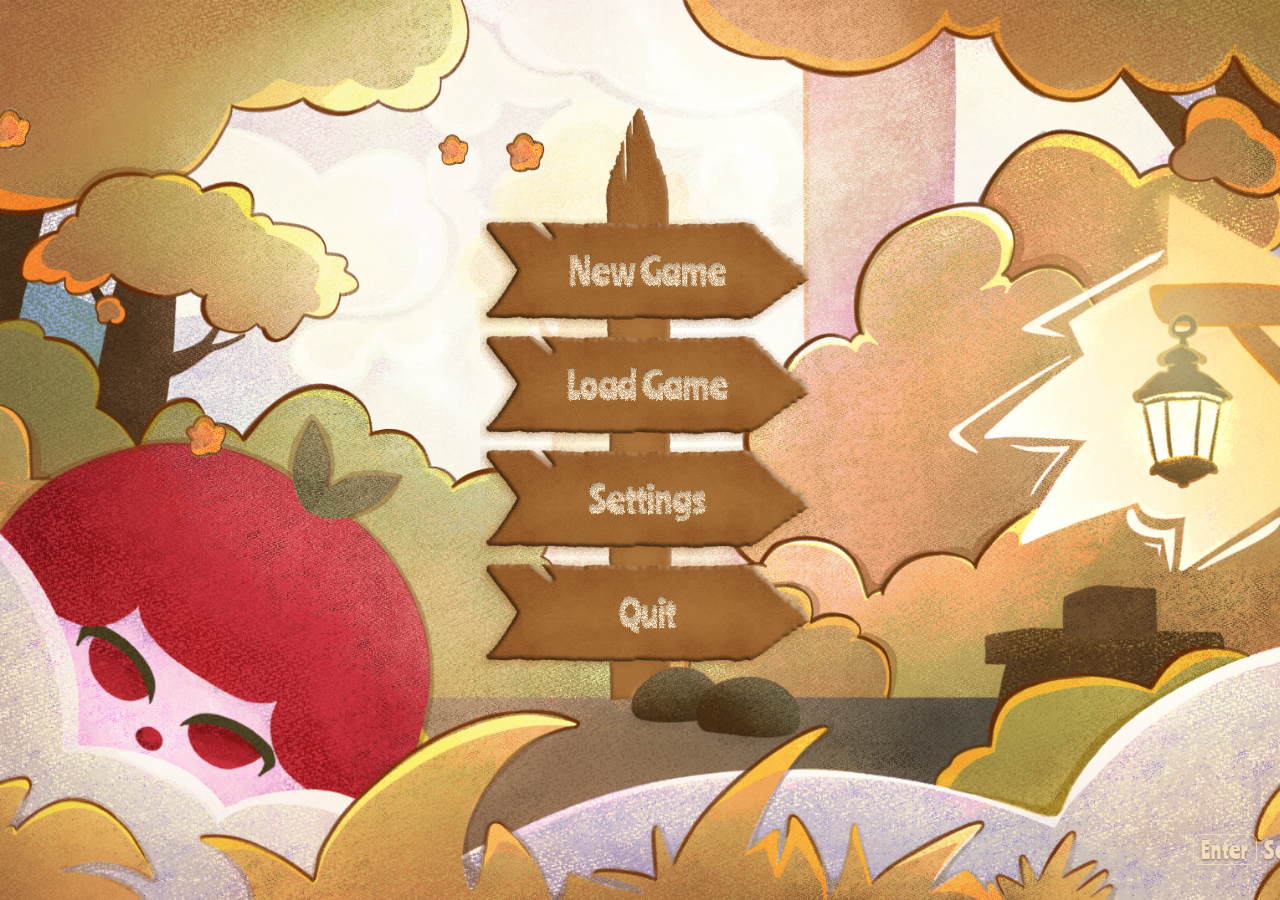
<file: elma-kiz/index.html>
<!doctype html>
<html lang="tr">
<head>
<meta charset="utf-8">
<meta name="viewport" content="width=device-width, initial-scale=1">
<meta name="robots" content="noindex, nofollow">
<title>Lanternkeeper açılış menüsü</title>
<link rel="preconnect" href="https://fonts.googleapis.com">
<link rel="stylesheet" href="https://fonts.googleapis.com/css2?family=Ranchers&display=swap">
<style>
  /* Entegrasyon: .lk-sahne bloğunu, bu stil içeriğini ve alttaki betiği
     sitenin sayfasına taşımak yeter. Görsel yolları (sahne.webp, yaprak.png)
     kendi klasörüne göre düzelt. Ayarlar betiğin başındaki AYAR nesnesinde. */
  html, body { margin: 0; height: 100%; background: #2a1d14; }
  /* Tek başına açıldığında sahne ekranı kaplar: oran korunur, taşan kenar kırpılır.
     Siteye gömerken bu body kuralını ve width satırını kendi kutuna göre değiştir
     (örn. width: 100%); içerideki her şey sahneye göre yüzdeyle durur. */
  body { overflow: hidden; display: flex; justify-content: center; align-items: center; }

  .lk-sahne {
    position: relative;
    width: max(100vw, calc(100vh * 2000 / 1120));   /* "cover" */
    aspect-ratio: 2000 / 1120;   /* resmin oranı */
    flex: none;
    overflow: hidden;
    background: url("sahne.webp") center / cover no-repeat;
    user-select: none;
    container-type: inline-size;   /* 1cqw = sahnenin 1/100'ü = 20 sahne pikseli */
  }

  /* Tabela. Konumlar hedef görüntüden ölçüldü (2000x1120 sahne):
     direk 956,132 87x751; plakalar x=802 y=266/408/550/692, 416x142. */
  .lk-direk {
    position: absolute;
    left: 47.8%; top: 11.79%;
    width: 4.35%;
    height: auto;
    pointer-events: none;
  }
  .lk-menu {
    position: absolute;
    left: 40.1%; top: 23.75%;
    width: 20.8%;
    margin: 0; padding: 0; list-style: none;
  }
  .lk-btn {
    display: flex;
    align-items: center;
    justify-content: center;
    width: 100%;
    height: 7.1cqw;                 /* 142 / 20 */
    margin: 0; padding: 0;
    border: 0;
    background: url("plaka.png") center / 100% 100% no-repeat;
    cursor: pointer;
    outline: none;
  }
  /* Yazı Figma ölçeğinde (Ranchers 93.54) çizilir, sonra --k ile küçültülür;
     böylece label.svg'deki iç gölge + doku + noise filtresi aynı ölçekte kalır.
     --k = sahne genişliği / 4096 (betik ayarlar). */
  .lk-btn span {
    display: block;
    white-space: nowrap;
    font-family: "Ranchers", "Arial Rounded MT Bold", sans-serif;
    font-size: 93.54px;
    line-height: 1;
    color: #F7E2C1;
    transform: scale(var(--k, 0.2));
    transform-origin: 50% 50%;
    filter: url(#lk-yazi);
    -webkit-font-smoothing: antialiased;
    pointer-events: none;
  }
  .lk-btn:hover,
  .lk-btn:focus-visible { background-image: url("plaka-hover.png"); }
  .lk-btn:active {
    background-image: url("plaka-basili.png");
    transform: translateY(0.1cqw);
  }

  /* 1. Açılış: plakalar üstten gelip direğe çakılır (direk plakanın %37'sinde) */
  .lk-menu li {
    transform-origin: 37% 50%;
    animation: lk-gelis 0.7s cubic-bezier(.3,.9,.35,1) both;
  }
  .lk-menu li:nth-child(1) { animation-delay: 0.25s; }
  .lk-menu li:nth-child(2) { animation-delay: 0.40s; }
  .lk-menu li:nth-child(3) { animation-delay: 0.55s; }
  .lk-menu li:nth-child(4) { animation-delay: 0.70s; }
  @keyframes lk-gelis {
    0%   { opacity: 0; transform: translateY(-70%) rotate(-4deg); }
    55%  { opacity: 1; transform: translateY(4%)  rotate(1.8deg); }
    78%  {             transform: translateY(-1.5%) rotate(-0.8deg); }
    100% {             transform: translateY(0)    rotate(0); }
  }

  /* 2. Fener: resmin üstüne yumuşak sıcak ışık katmanı, 4.5 sn'de bir nefes */
  .lk-fener {
    position: absolute;
    left: 66%; top: 12%;
    width: 30%; aspect-ratio: 1 / 1;
    border-radius: 50%;
    background: radial-gradient(circle,
      rgba(255,222,150,0.60) 0%,
      rgba(255,196,120,0.28) 32%,
      rgba(255,180,110,0.00) 68%);
    mix-blend-mode: screen;
    animation: lk-nefes 4.5s ease-in-out infinite alternate;
    pointer-events: none;
  }
  @keyframes lk-nefes { from { opacity: 0.35; } to { opacity: 1; } }

  /* 5. Köşeler: sol altta sürüm, sağ altta tuş istemi */
  .lk-kose {
    position: absolute;
    z-index: 1;                 /* ön plan çalılarının üstünde */
    bottom: 2.2cqw;
    font-family: "Ranchers", sans-serif;
    font-size: 1.35cqw;
    line-height: 1;
    color: #F7E2C1;
    opacity: 0.85;
    text-shadow: 0 0.08cqw 0.15cqw rgba(60,35,10,0.6);
    letter-spacing: 0.03em;
    pointer-events: none;
  }
  .lk-kose-sol { left: 2.2cqw; }
  .lk-kose-sag { right: 2.2cqw; display: flex; gap: 1.4cqw; align-items: center; }
  .lk-kose kbd {
    display: inline-block;
    font: inherit;
    min-width: 1.3cqw;
    padding: 0.25cqw 0.45cqw 0.2cqw;
    margin-right: 0.45cqw;
    border: 0.1cqw solid rgba(247,226,193,0.85);
    border-radius: 0.45cqw;
    text-align: center;
  }
  .lk-kose kbd.yuvarlak { border-radius: 50%; min-width: 1.6cqw; }

  /* Yaprak katmanları: Quit plakasının alt çizgisine (834/1120 = %74.46) kadar
     tabelanın ARKASINDAN, onun altında (direğin alt ucu, taşlar) ÖNÜNDEN geçer.
     Her yaprak iki katmanda da çizilir, katmanlar o çizgiden kırpılır. */
  .lk-yaprak-arka, .lk-yaprak-on {
    position: absolute;
    inset: 0;
    pointer-events: none;
  }
  .lk-yaprak-arka { clip-path: inset(0 0 25.54% 0); }
  .lk-yaprak-on   { clip-path: inset(74.46% 0 0 0); }

  /* Ön plan çalıları: her şeyin üstünde, yapraklar altından geçer */
  .lk-on-cali {
    position: absolute;
    left: 0.000%; top: 55.405%; width: 100.000%;
    height: auto;
    pointer-events: none;
  }

  .lk-yaprak {
    position: absolute;
    top: 0; left: 0;
    transform-origin: 0 0;
    will-change: transform;
    pointer-events: none;
  }

  @media (prefers-reduced-motion: reduce) {
    .lk-yaprak { display: none; }
    .lk-menu li, .lk-fener { animation: none; }
  }
</style>
</head>
<body>


<!-- Yazı filtresi: Figma'dan gelen label.svg'nin filtresi (iç gölge, doku, noise) -->
<svg width="0" height="0" style="position:absolute" aria-hidden="true">
  <filter id="lk-yazi" x="-15%" y="-15%" width="130%" height="130%" color-interpolation-filters="sRGB">
    <feFlood flood-opacity="0" result="BackgroundImageFix"/>
    <feBlend mode="normal" in="SourceGraphic" in2="BackgroundImageFix" result="shape"/>
    <feColorMatrix in="SourceAlpha" type="matrix" values="0 0 0 0 0 0 0 0 0 0 0 0 0 0 0 0 0 0 127 0" result="hardAlpha"/>
    <feOffset dx="2" dy="7"/>
    <feGaussianBlur stdDeviation="2.25"/>
    <feComposite in2="hardAlpha" operator="arithmetic" k2="-1" k3="1"/>
    <feColorMatrix type="matrix" values="0 0 0 0 0 0 0 0 0 0 0 0 0 0 0 0 0 0 0.3 0"/>
    <feBlend mode="multiply" in2="shape" result="effect1_innerShadow"/>
    <feTurbulence type="fractalNoise" baseFrequency="0.25 0.25" numOctaves="3" seed="6603"/>
    <feDisplacementMap in="effect1_innerShadow" scale="9.2" xChannelSelector="R" yChannelSelector="G" result="displacedImage"/>
    <feMerge result="effect2_texture"><feMergeNode in="displacedImage"/></feMerge>
    <feTurbulence type="fractalNoise" baseFrequency="2 2" stitchTiles="stitch" numOctaves="3" result="noise" seed="8348"/>
    <feColorMatrix in="noise" type="luminanceToAlpha" result="alphaNoise"/>
    <feComponentTransfer in="alphaNoise" result="coloredNoise1">
      <feFuncA type="discrete" tableValues="1 1 1 1 1 1 1 1 1 1 1 1 1 1 1 1 1 1 1 1 1 1 1 1 1 1 1 1 1 1 1 1 1 1 1 1 1 1 1 1 1 1 1 1 1 1 1 1 1 1 1 0 0 0 0 0 0 0 0 0 0 0 0 0 0 0 0 0 0 0 0 0 0 0 0 0 0 0 0 0 0 0 0 0 0 0 0 0 0 0 0 0 0 0 0 0 0 0 0 0"/>
    </feComponentTransfer>
    <feComposite operator="in" in2="effect2_texture" in="coloredNoise1" result="noise1Clipped"/>
    <feFlood flood-color="#C7AA87" result="color1Flood"/>
    <feComposite operator="in" in2="noise1Clipped" in="color1Flood" result="color1"/>
    <feMerge><feMergeNode in="effect2_texture"/><feMergeNode in="color1"/></feMerge>
  </filter>
</svg>

<div class="lk-sahne" id="lk-sahne">
  <div class="lk-yaprak-arka" id="lk-yaprak-arka"></div>
  <div class="lk-fener"></div>
  <img class="lk-direk" src="direk.png" alt="">
  <ul class="lk-menu" id="lk-menu">
    <li><button class="lk-btn" type="button"><span>New Game</span></button></li>
    <li><button class="lk-btn" type="button"><span>Load Game</span></button></li>
    <li><button class="lk-btn" type="button"><span>Settings</span></button></li>
    <li><button class="lk-btn" type="button"><span>Quit</span></button></li>
  </ul>
  <div class="lk-kose lk-kose-sol">v0.1</div>
  <div class="lk-kose lk-kose-sag" id="lk-tus">
    <span><kbd id="lk-tus-sec">Enter</kbd>Seç</span>
    <span><kbd id="lk-tus-geri">Esc</kbd>Geri</span>
  </div>
  <div class="lk-yaprak-on" id="lk-yaprak-on"></div>
  <img class="lk-on-cali" src="on-cali.webp" alt="">
</div>

<script>
(function () {
  var AYAR = {
    adet: 6,             // ekrandaki yaprak sayısı
    kaynak: "yaprak.png",
    boyMin: 0.3,         // yaprak ölçeği (1 = 130px orijinal, sahne 2000px genişken)
    boyMax: 0.55,
    yatayMin: 45,        // sağdan sola kayma hızı, px/sn (sahne 2000px genişken)
    yatayMax: 80,
    dusmeMin: 12,        // aşağı inme hızı, px/sn
    dusmeMax: 25,
    dalga: 14            // yukarı aşağı hafif dalgalanma, px
  };

  var sahne = document.getElementById("lk-sahne");
  var yapraklar = [];

  function olcekAyarla() {            // yazı ölçeği: sahne / 4096 (Figma tuvali 2x)
    sahne.style.setProperty("--k", (sahne.clientWidth / 4096).toFixed(4));
  }
  olcekAyarla();

  function rastgele(a, b) { return a + Math.random() * (b - a); }

  function yenidenBasla(y, ilk) {
    var W = sahne.clientWidth, H = sahne.clientHeight, k = W / 2000;
    y.olcek = rastgele(AYAR.boyMin, AYAR.boyMax) * k;
    y.gen = 130 * y.olcek;
    // sağdan girer, sola doğru süzülür; ilk açılışta ekrana dağılmış başlar
    y.x = ilk ? rastgele(0, W) : W + y.gen + rastgele(0, W * 0.4);
    y.y = rastgele(0.05, 0.75) * H;
    y.vx = rastgele(AYAR.yatayMin, AYAR.yatayMax) * k;
    y.vy = rastgele(AYAR.dusmeMin, AYAR.dusmeMax) * k;
    y.faz = rastgele(0, Math.PI * 2);
    y.frekans = rastgele(0.5, 0.9);
    y.dalga = AYAR.dalga * k * rastgele(0.6, 1.4);
    y.el.style.opacity = y.el2.style.opacity = rastgele(0.8, 1).toFixed(2);
  }

  var katArka = document.getElementById("lk-yaprak-arka");
  var katOn = document.getElementById("lk-yaprak-on");
  for (var i = 0; i < AYAR.adet; i++) {
    var el = document.createElement("img");
    el.className = "lk-yaprak";
    el.src = AYAR.kaynak;
    el.alt = "";
    katArka.appendChild(el);                // üst bölge: tabelanın arkasında
    var el2 = el.cloneNode();
    katOn.appendChild(el2);                 // alt bölge: tabelanın önünde
    var y = { el: el, el2: el2 };
    yenidenBasla(y, true);
    yapraklar.push(y);
  }

  var son = performance.now();
  function kare(simdi) {
    var dt = Math.min((simdi - son) / 1000, 0.05);
    son = simdi;
    var H = sahne.clientHeight;
    var t = simdi / 1000;

    for (var i = 0; i < yapraklar.length; i++) {
      var y = yapraklar[i];
      y.x -= y.vx * dt;
      y.y += y.vy * dt;
      var dy = Math.sin(t * y.frekans + y.faz) * y.dalga;
      y.el.style.transform = y.el2.style.transform =
        "translate(" + y.x + "px," + (y.y + dy) + "px) scale(" + y.olcek + ")";
      if (y.x < -y.gen || y.y > H + 20) yenidenBasla(y, false);
    }
    requestAnimationFrame(kare);
  }
  requestAnimationFrame(kare);

  // Klavye / controller: ok tuşlarıyla gez, Enter ile seç
  var btns = Array.prototype.slice.call(document.querySelectorAll(".lk-btn"));
  document.addEventListener("keydown", function (e) {
    var i = btns.indexOf(document.activeElement);
    if (e.key === "ArrowDown" || e.key === "ArrowUp") {
      e.preventDefault();
      if (i < 0) i = 0;
      else i = (i + (e.key === "ArrowDown" ? 1 : -1) + btns.length) % btns.length;
      btns[i].focus();
    }
  });
  btns.forEach(function (b) {
    b.addEventListener("click", function () { console.log("menu:", b.textContent); });
  });

  // 5. Tuş istemi: controller bağlanınca A / B'ye döner
  window.addEventListener("gamepadconnected", function () {
    var a = document.getElementById("lk-tus-sec"), b = document.getElementById("lk-tus-geri");
    a.textContent = "A"; b.textContent = "B";
    a.classList.add("yuvarlak"); b.classList.add("yuvarlak");
  });

  // 6. Sesler: dosya yok, Web Audio ile üretilir (ilk tıklama/tuştan sonra çalar).
  //    Gerçek ses dosyası gelince calSes() içini Audio ile değiştirmek yeter.
  var ac = null;
  function sesAc() {
    if (!ac) { try { ac = new (window.AudioContext || window.webkitAudioContext)(); } catch (e) {} }
    if (ac && ac.state === "suspended") ac.resume();
  }
  document.addEventListener("pointerdown", sesAc, { once: false });
  document.addEventListener("keydown", sesAc, { once: false });
  function gurultu(sure) {
    var n = Math.floor(ac.sampleRate * sure), buf = ac.createBuffer(1, n, ac.sampleRate), d = buf.getChannelData(0);
    for (var i = 0; i < n; i++) d[i] = (Math.random() * 2 - 1) * (1 - i / n);
    var src = ac.createBufferSource(); src.buffer = buf; return src;
  }
  function calSes(tur) {
    if (!ac || ac.state !== "running") return;
    var t = ac.currentTime, g = ac.createGain(); g.connect(ac.destination);
    if (tur === "hover") {                      // kısa tahta "tık"
      var n = gurultu(0.05), f = ac.createBiquadFilter();
      f.type = "bandpass"; f.frequency.value = 1900; f.Q.value = 6;
      n.connect(f); f.connect(g);
      g.gain.setValueAtTime(0.22, t); g.gain.exponentialRampToValueAtTime(0.001, t + 0.05);
      n.start(t);
    } else {                                    // seçim: hover "tık"ının biraz daha
      var n3 = gurultu(0.07), f3 = ac.createBiquadFilter();  // kalın ve kısa hali
      f3.type = "bandpass"; f3.frequency.value = 1100; f3.Q.value = 5;
      n3.connect(f3); f3.connect(g);
      g.gain.setValueAtTime(0.28, t); g.gain.exponentialRampToValueAtTime(0.001, t + 0.07);
      n3.start(t);
    }
  }
  var sonHover = null;
  btns.forEach(function (b) {
    b.addEventListener("pointerenter", function () { if (sonHover !== b) { sonHover = b; calSes("hover"); } });
    b.addEventListener("pointerleave", function () { sonHover = null; });
    b.addEventListener("focus", function () { if (sonHover !== b) { sonHover = b; calSes("hover"); } });
    b.addEventListener("click", function () { calSes("sec"); });
  });


  window.addEventListener("resize", function () {
    olcekAyarla();
    for (var i = 0; i < yapraklar.length; i++) yenidenBasla(yapraklar[i], true);
  });
})();
</script>
</body>
</html>
</file>
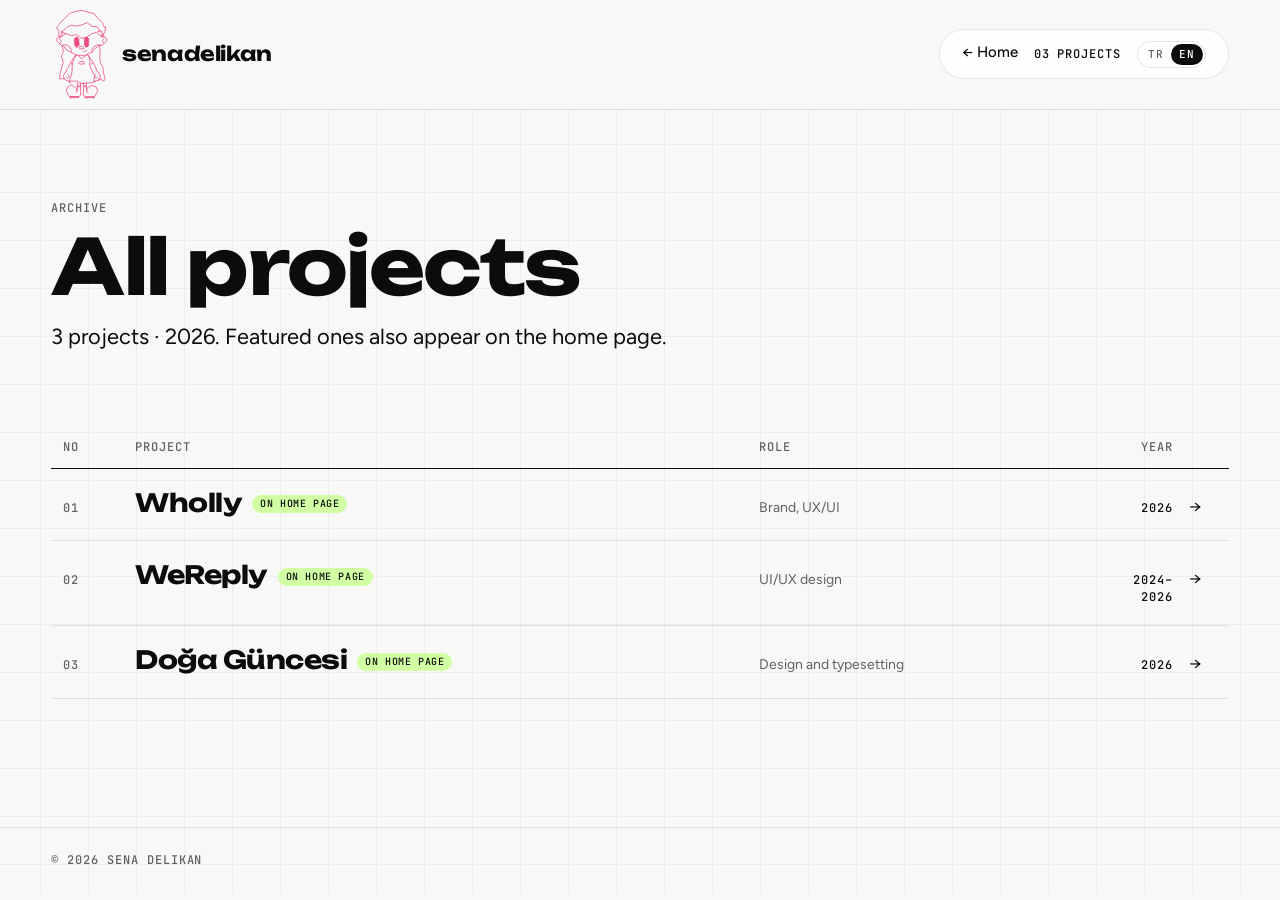
<file: projects.html>
<!doctype html>
<html lang="tr">
<head>
  <meta charset="utf-8">
  <meta name="viewport" content="width=device-width, initial-scale=1, viewport-fit=cover">
  <title data-i18n="archive.pageTitle">Bütün projeler · Sena Delikan</title>
  <meta name="description" content="Sena Delikan'ın bütün projeleri ve konsept çalışmaları.">
  <meta property="og:type" content="website">
  <meta property="og:title" content="Bütün projeler · Sena Delikan">
  <meta property="og:description" content="Sena Delikan'ın bütün projeleri ve konsept çalışmaları.">
  <meta property="og:image" content="https://senadelikan.com/assets/meta/og.png">
  <meta property="og:image:width" content="1200">
  <meta property="og:image:height" content="630">
  <meta property="og:locale" content="tr_TR">
  <meta name="twitter:card" content="summary_large_image">
  <link rel="icon" href="assets/meta/favicon.svg" type="image/svg+xml">
  <link rel="icon" href="assets/meta/favicon-32.png" type="image/png" sizes="32x32">
  <link rel="apple-touch-icon" href="assets/meta/apple-touch-icon.png">
  <link rel="preconnect" href="https://fonts.googleapis.com">
  <link rel="preconnect" href="https://fonts.gstatic.com" crossorigin>
  <link rel="stylesheet" href="https://fonts.googleapis.com/css2?family=Unbounded:wght@400..900&family=Syne:wght@400..800&family=Figtree:ital,wght@0,400..700;1,400&family=JetBrains+Mono:wght@400;500&display=swap">
  <script src="i18n.js?v=81"></script>
  <link rel="stylesheet" href="tokens.css?v=80">
  <link rel="stylesheet" href="style.css?v=85">
  <link rel="stylesheet" href="case.css?v=80">
  <link rel="stylesheet" href="archive.css?v=80">
  <link rel="stylesheet" href="type.css?v=80">
  <link rel="stylesheet" href="accents.css?v=84">
</head>
<body class="case-page">

  <header class="case-nav">
    <a class="case-nav__brand" href="index.html" aria-label="senadelikan, ana sayfa" data-i18n-attr="aria-label:a11y.home">
      <img src="assets/brand/9.svg" alt="">
      <span class="case-nav__name">senadelikan</span>
    </a>
    <div class="case-nav__pill">
      <a class="squiggle-link case-nav__back" href="index.html#projeler"><span aria-hidden="true">←</span> <span data-i18n="archive.back">Ana sayfa</span></a>
      <span class="label case-nav__count" data-slot="total"></span>
      <div class="lang" role="group" aria-label="Dil" data-i18n-attr="aria-label:a11y.lang">
        <button type="button" aria-pressed="true">TR</button>
        <button type="button" aria-pressed="false">EN</button>
      </div>
    </div>
  </header>

  <main class="content archive">
    <section class="archive-hero wrap">
      <p class="label archive-reveal" data-i18n="archive.kicker">Arşiv</p>
      <h1 class="archive-hero__title archive-reveal" data-i18n="archive.heading">Bütün projeler</h1>
      <p class="lead archive-reveal" data-slot="summary"></p>
    </section>

    <section class="wrap" aria-label="Proje listesi" data-i18n-attr="aria-label:a11y.projectList">
      <div class="archive-head label" aria-hidden="true">
        <span data-i18n="archive.colNo">No</span><span data-i18n="archive.colProject">Proje</span><span data-i18n="archive.colRole">Rol</span><span data-i18n="archive.colYear">Yıl</span>
      </div>
      <ol class="archive-list"></ol>
    </section>

    <!-- Üzerine gelinen projenin sticker önizlemesi (yalnızca fareyle) -->
    <div class="archive-preview" aria-hidden="true"></div>

    <footer class="footer">
      <div class="wrap">
        <span class="label">© 2026 Sena Delikan</span>
      </div>
    </footer>
  </main>

  <script src="https://cdnjs.cloudflare.com/ajax/libs/gsap/3.12.5/gsap.min.js"></script>
  <script src="projects.js?v=98"></script>
  <script src="archive.js?v=81"></script>
  <script src="nav-hide.js?v=2"></script>
</body>
</html>
</file>
<file: tokens.css>
/* Tasarım token'ları · stil sayfası ve gerçek site bunu paylaşır */

:root {
  /* Renk: kâğıt ve mürekkep + iki işaretleme kalemi */
  --paper: #F8F9F7;
  --white: #FFFFFF;
  --ink: #0C0C0D;
  --ink-soft: color-mix(in srgb, var(--ink) 64%, var(--paper)); /* ikincil metin, 6.0:1 */
  --line: color-mix(in srgb, var(--ink) 10%, transparent);
  --grid-line: color-mix(in srgb, var(--ink) 4.5%, transparent);
  --pink: #FF76B7;       /* yalnızca çizim ve şekil; metin rengi değil */
  --pink-dark: #EC4982;  /* etkileşim: alt çizgi, hover, odak, aktif */
  --lime: #D0FFA4;       /* etiket kutusu ve buton zemini; üstündeki yazı daima --ink */

  /* Tipografi (Unbounded geniş olduğu için başlık ölçeği Bricolage'a göre ~%20 küçük) */
  /* Kural: başlıklar ve büyük yazılar Unbounded; etiket kutusundaki vurgulu kelimeler Syne */
  --font-display: "Unbounded", ui-sans-serif, system-ui, sans-serif;
  --font-accent: "Syne", ui-sans-serif, system-ui, sans-serif;
  --font-body: "Figtree", ui-sans-serif, system-ui, sans-serif;
  --font-label: "JetBrains Mono", ui-monospace, "SF Mono", Menlo, monospace;

  --fs-display: clamp(2.5rem, 1.6rem + 4vw, 5.25rem);
  --fs-h1: clamp(2rem, 1.45rem + 2.7vw, 3.6rem);
  --fs-h2: clamp(1.625rem, 1.3rem + 1.6vw, 2.6rem);
  --fs-h3: clamp(1.125rem, 1rem + 0.5vw, 1.4rem);
  --fs-lead: clamp(1.125rem, 1.05rem + 0.4vw, 1.375rem);
  --fs-body: 1.0625rem;
  --fs-small: 0.875rem;
  --fs-label: 0.75rem;

  /* Yerleşim */
  --gutter: clamp(16px, 4vw, 56px);
  --col-gap: clamp(12px, 2vw, 24px);
  --max: 1280px;
  --radius: 18px;
  --radius-pill: 999px;

  /* Hareket */
  --ease: cubic-bezier(0.22, 1, 0.36, 1); /* power2.out tadında */
  --dur: 0.5s;
}
</file>
<file: style.css>
/* Renk, tipografi, yerleşim ve hareket token'ları tokens.css içinde (stil sayfasıyla ortak) */

:root {
  /* Ortadaki maskot kutusu: kareler bu kutuya alttan hizalı oturur */
  --mh: min(42svh, 340px);
  --mw: calc(var(--mh) * 0.68);

  --dock-h: clamp(72px, 7vw, 96px); /* sabitlenmiş maskot (logo) yüksekliği */
  --dock-top: 10px;
  --head-h: calc(var(--dock-h) + var(--dock-top) * 2); /* sabit başlığın kapladığı alan */
}

* { box-sizing: border-box; }

html, body { margin: 0; }
html { scroll-padding-top: calc(var(--head-h) + 16px); }

body {
  background: var(--white);
  color: var(--ink);
  font-family: var(--font-body);
  font-size: var(--fs-body);
  line-height: 1.6;
  -webkit-font-smoothing: antialiased;
  overflow-x: hidden;
}

img { display: block; max-width: 100%; user-select: none; -webkit-user-drag: none; }
p { margin: 0 0 1em; }
h1, h2, h3 { margin: 0; }
a { color: inherit; }

::selection { background: var(--lime); color: var(--ink); }

:focus-visible {
  outline: 2px solid var(--pink-dark);
  outline-offset: 3px;
  border-radius: 6px;
}

/* =========================================================
   Giriş sahnesi
   ========================================================= */

.stage {
  position: fixed;
  inset: 0;
  z-index: 10;
  pointer-events: none;
  overflow: hidden;
}

.mascot {
  position: absolute;
  left: 50%;
  top: 50%;
  width: var(--mw);
  height: var(--mh);
  margin: calc(var(--mh) / -2) 0 0 calc(var(--mw) / -2);
  padding: 0;
  border: 0;
  background: none;
  cursor: default;
  transform-origin: 50% 0%;
  -webkit-tap-highlight-color: transparent;
}

.frames,
.frames img,
.pink {
  position: absolute;
  inset: 0;
  width: 100%;
  height: 100%;
}

.frames img,
.pink {
  object-fit: contain;
  object-position: 50% 100%;
}

.frames img { visibility: hidden; }
.frames img.is-on { visibility: visible; }

.pink { opacity: 0; }

.cloud {
  position: absolute;
  left: 50%;
  top: 50%;
  height: 175%;
  width: auto;
  max-width: none;
  translate: -50% -52%;
  z-index: -1;
  opacity: 0;
}

.hey {
  position: absolute;
  left: 82%;
  top: -4%;
  width: 62%;
  max-width: none;
  opacity: 0;
  transform-origin: 0% 100%;
}

.is-docked .mascot {
  pointer-events: auto;
  cursor: pointer;
}
.is-docked .mascot:focus-visible {
  outline: 2px solid var(--pink-dark);
  outline-offset: 6px;
  border-radius: 8px;
}

/* Aşağı kaydırma ipucu (egehanlayik.com'daki fare animasyonundan esinlenildi) */
.scroll-hint {
  position: absolute;
  left: 50%;
  bottom: max(28px, calc(env(safe-area-inset-bottom) + 16px));
  translate: -50% 0;
  display: flex;
  flex-direction: column;
  align-items: center;
  gap: 10px;
  color: var(--ink);
  opacity: 0;
}
.scroll-hint__text {
  font: 500 var(--fs-label)/1 var(--font-label);
  letter-spacing: 0.12em;
  text-transform: uppercase;
}

/* Fare: ince mürekkep kenarlı kapsül, tekerlek aşağı kayıp kaybolur */
.scroll-hint__mouse {
  position: relative;
  width: 26px;
  height: 42px;
  border: 2px solid var(--ink);
  border-radius: 14px;
}
.scroll-hint__wheel {
  position: absolute;
  left: 50%;
  top: 7px;
  width: 4px;
  height: 8px;
  margin-left: -2px;
  border-radius: 2px;
  background: var(--ink);
  animation: wheel 1.6s var(--ease) infinite;
}
@keyframes wheel {
  0%   { opacity: 0; transform: translateY(0); }
  15%  { opacity: 1; }
  70%  { opacity: 0; transform: translateY(14px); }
  100% { opacity: 0; transform: translateY(14px); }
}

/* Dokunmatik: fare yerine sırayla yanan iki ok */
.scroll-hint__arrows { display: none; flex-direction: column; align-items: center; }
.scroll-hint__arrows i {
  display: block;
  width: 12px;
  height: 12px;
  margin-top: -4px;
  border-right: 2px solid var(--ink);
  border-bottom: 2px solid var(--ink);
  rotate: 45deg;
  animation: arrow 1.6s var(--ease) infinite;
}
.scroll-hint__arrows i:last-child { animation-delay: 0.2s; }
@keyframes arrow {
  0%, 100% { opacity: 0.15; transform: translate(-3px, -3px); }
  40%      { opacity: 1;    transform: translate(0, 0); }
}
@media (hover: none), (pointer: coarse) {
  .scroll-hint__mouse { display: none; }
  .scroll-hint__arrows { display: flex; }
}

.skip {
  position: absolute;
  right: 20px;
  bottom: max(20px, env(safe-area-inset-bottom));
  padding: 8px 14px;
  font: 600 0.8125rem/1 var(--font-body);
  color: var(--ink);
  background: var(--lime);
  border: 1.5px solid var(--ink);
  border-radius: var(--radius-pill);
  cursor: pointer;
  pointer-events: auto;
  transition: opacity .3s, visibility .3s;
}
body:not(.is-loading) .skip { opacity: 0; visibility: hidden; }

/* Yükleme sırasında sayfa kaydırılamasın; kaydırma denemesi yüklemeyi atlar */
body.is-loading { overflow: hidden; touch-action: none; }

.intro { height: 400svh; } /* yedek değer; asıl yükseklik main.js içinde CONFIG aşamalarından hesaplanır */

/* =========================================================
   Üst menü: solda maskot + isim (logo), sağda tek hap
   ========================================================= */

.nav {
  position: absolute;
  top: 0;
  left: 0; right: 0;
  height: var(--head-h);
  display: flex;
  align-items: center;
  justify-content: space-between;
  gap: 16px;
  padding: 0 var(--gutter);
  /* İnce kâğıt bar: altından geçen içerik maskot ve menüyle karışmaz */
  background: color-mix(in srgb, var(--paper) 88%, transparent);
  backdrop-filter: blur(10px);
  -webkit-backdrop-filter: blur(10px);
  border-bottom: 1px solid var(--line);
  opacity: 0; /* maskot yerleşirken zaman çizelgesiyle belirir */
}
.is-docked .nav__brand,
.is-docked .nav__pill { pointer-events: auto; }

/* Aşağı kaydırırken menü yukarı saklanır, yukarı kaydırınca geri gelir (nav-hide.js).
   Ana sayfada yalnızca maskot menüye yerleştikten sonra. */
.nav, .case-nav { transition: transform 0.3s cubic-bezier(0.2, 0.7, 0.2, 1); }
.is-docked.is-nav-hidden .nav,
.is-nav-hidden .case-nav,
.is-nav-locked .case-nav { transform: translateY(-100%); } /* is-nav-locked: kilitli bant (Doğa Güncesi bölümleri) boyunca saklı */
@media (prefers-reduced-motion: reduce) {
  .nav, .case-nav { transition: none; }
}

.nav__brand {
  display: flex;
  align-items: center;
  gap: 10px;
  color: var(--ink);
  text-decoration: none;
}
/* Maskotun yerleştiği yuva: ölçüsü main.js'te okunur */
.nav__slot {
  flex: none;
  width: calc(var(--dock-h) * 0.68);
  height: var(--dock-h);
}
.nav__logo {
  width: 100%;
  height: 100%;
  object-fit: contain;
  object-position: 50% 100%; /* sahnedeki pembe maskotla aynı hizalama */
  opacity: 0;
  transition: transform 0.4s var(--ease);
}
.nav__brand:hover .nav__logo { transform: translateY(-2px) rotate(-5deg); }
.nav__name {
  font-family: var(--font-display);
  font-size: clamp(1.25rem, 1rem + 0.7vw, 1.625rem);
  font-weight: 700;
  letter-spacing: -0.03em;
}

.nav__pill {
  display: flex;
  align-items: center;
  gap: clamp(12px, 2vw, 24px);
  padding: 10px clamp(14px, 2vw, 22px);
  background: color-mix(in srgb, var(--white) 92%, transparent);
  border: 1px solid var(--line);
  border-radius: var(--radius-pill);
  font-weight: 500;
  font-size: 0.9375rem;
  line-height: 1.3;
}

.lang {
  display: flex;
  padding: 2px;
  border: 1px solid var(--line);
  border-radius: var(--radius-pill);
}
.lang button {
  font: 500 0.6875rem/1 var(--font-label);
  letter-spacing: 0.06em;
  color: var(--ink-soft);
  background: none;
  border: 0;
  border-radius: var(--radius-pill);
  padding: 5px 8px;
  cursor: pointer;
}
.lang button[aria-pressed="true"] { background: var(--ink); color: var(--white); }

@media (max-width: 520px) {
  .nav__name { display: none; } /* dar ekranda logo yalnızca maskot */
  .nav__pill { font-size: 0.8125rem; gap: 12px; padding: 8px 12px; white-space: nowrap; }
}

/* =========================================================
   Tipografi
   ========================================================= */

.display, .h1, .h2, .h3, h2, h3 {
  font-family: var(--font-display);
  font-optical-sizing: auto;
  line-height: 1.02;
  letter-spacing: -0.035em;
  font-weight: 700;
  text-wrap: balance;
}
.display { font-size: var(--fs-display); font-weight: 800; }
.h1 { font-size: var(--fs-h1); }
.h2, h2 { font-size: var(--fs-h2); letter-spacing: -0.03em; }
.h3, h3 { font-size: var(--fs-h3); line-height: 1.15; letter-spacing: -0.02em; font-weight: 600; }
.lead { font-size: var(--fs-lead); line-height: 1.5; text-wrap: pretty; }
.small { font-size: var(--fs-small); color: var(--ink-soft); }

.label {
  font-family: var(--font-label);
  font-size: var(--fs-label);
  font-weight: 500;
  line-height: 1.4;
  letter-spacing: 0.08em;
  text-transform: uppercase;
  color: var(--ink-soft);
}

/* =========================================================
   Yerleşim
   ========================================================= */

.content {
  position: relative;
  z-index: 1;
  background-color: var(--paper);
  /* Çok silik ızgara */
  background-image:
    linear-gradient(var(--grid-line) 1px, transparent 1px),
    linear-gradient(90deg, var(--grid-line) 1px, transparent 1px);
  background-size: 48px 48px;
  background-position: center top;
}

.wrap {
  width: 100%;
  max-width: var(--max);
  margin: 0 auto;
  padding: 0 var(--gutter);
}

.section {
  padding: clamp(72px, 10vw, 140px) 0;
  border-top: 1px solid var(--line);
}
.section--white { background-color: color-mix(in srgb, var(--white) 70%, transparent); }
.section__head { margin-bottom: clamp(32px, 5vw, 64px); }
.section__head .label { display: block; margin-bottom: 12px; }
.section__head .small { margin: 12px 0 0; }

/* ---------- Tanıtım ---------- */

.section--hero {
  border-top: 0;
  padding-top: clamp(32px, 4vw, 64px);
}
.hero-line {
  font-family: var(--font-display);
  font-size: var(--fs-h1);
  font-weight: 700;
  line-height: 1.14;
  letter-spacing: -0.035em;
  max-width: 19ch;
  margin: 16px 0 clamp(32px, 4vw, 48px);
  text-wrap: balance;
}
.hero-actions { display: flex; flex-wrap: wrap; gap: 12px 16px; }

/* ---------- Etiket kutuları ve küçük etiketler ---------- */

.tag {
  display: inline-block;
  padding: 0.02em 0.28em 0.06em;
  margin: 0 0.04em;
  color: var(--ink);
  background: var(--lime);
  border: 1.5px solid var(--ink);
  border-radius: 0.22em;
  line-height: 1.05;
  transform: rotate(-1.2deg);
  transition: transform 0.35s var(--ease);
}
.tag--pink { background: var(--pink); transform: rotate(1.4deg); }
.tag:hover { transform: rotate(0) translateY(-2px); }

.chips { display: flex; flex-wrap: wrap; gap: 6px; }
.chip {
  display: inline-flex;
  align-items: center;
  padding: 5px 10px;
  font: 500 var(--fs-label)/1 var(--font-label);
  letter-spacing: 0.06em;
  text-transform: uppercase;
  border: 1px solid var(--line);
  border-radius: var(--radius-pill);
  background: var(--white);
}
.chip--lime { background: var(--lime); border-color: var(--ink); }

/* ---------- Butonlar ---------- */

.btn {
  display: inline-flex;
  align-items: center;
  gap: 8px;
  padding: 13px 22px;
  font: 600 1rem/1 var(--font-body);
  color: var(--ink);
  text-decoration: none;
  background: var(--lime);
  border: 1.5px solid var(--ink); /* limon beyazdan ayrışmadığı için kenar şart */
  border-radius: var(--radius-pill);
  box-shadow: 0 3px 0 var(--ink);
  transition: transform 0.25s var(--ease), box-shadow 0.25s var(--ease);
}
.btn:hover { transform: translateY(-2px); box-shadow: 0 5px 0 var(--ink); }
.btn:active { transform: translateY(2px); box-shadow: 0 1px 0 var(--ink); }
.btn--ghost { background: var(--white); }

/* ---------- Linkler ---------- */

.link {
  color: var(--ink);
  font-weight: 500;
  text-decoration: underline;
  text-decoration-color: var(--pink-dark);
  text-decoration-thickness: 2px;
  text-underline-offset: 4px;
  transition: text-decoration-thickness 0.2s, text-underline-offset 0.2s;
}
.link:hover { text-decoration-thickness: 4px; text-underline-offset: 3px; }

/* Hover'da karalamayla çizilen alt çizgi */
.squiggle-link {
  text-decoration: none;
  padding-bottom: 4px;
  background-image: url("data:image/svg+xml,%3Csvg xmlns='http://www.w3.org/2000/svg' width='40' height='8' viewBox='0 0 40 8'%3E%3Cpath d='M0 5 Q5 0 10 4 T20 4 T30 4 T40 4' fill='none' stroke='%23EC4982' stroke-width='2' stroke-linecap='round'/%3E%3C/svg%3E");
  background-repeat: repeat-x;
  background-position: 0 100%;
  background-size: 0% 8px;
  transition: background-size 0.45s var(--ease);
}
.squiggle-link:hover,
.squiggle-link:focus-visible,
.squiggle-link[aria-current="true"] { background-size: 100% 8px; }

/* ---------- Projeler: sticker ---------- */

.project {
  display: grid;
  gap: 28px;
  align-items: center;
  padding: clamp(24px, 4vw, 48px) 0;
}
@media (min-width: 860px) {
  .project { grid-template-columns: 7fr 5fr; gap: clamp(32px, 5vw, 80px); }
  .project--flip .project__stage { order: 2; }
}

.project__stage {
  position: relative;
  aspect-ratio: 5 / 4;
  display: grid;
  place-items: center;
}

.sticker {
  position: relative;
  display: block;
  width: 84%;
  aspect-ratio: 4 / 3;
  padding: 10px;
  background: var(--white);
  border-radius: 22px;
  box-shadow:
    0 1px 0 var(--line),
    0 18px 40px -18px color-mix(in srgb, var(--ink) 45%, transparent);
  rotate: var(--tilt);
  transition: rotate 0.6s var(--ease), translate 0.6s var(--ease), box-shadow 0.6s var(--ease);
}
.sticker:hover {
  rotate: 0deg;
  translate: 0 -6px;
  box-shadow: 0 1px 0 var(--line), 0 28px 50px -20px color-mix(in srgb, var(--ink) 50%, transparent);
}
.sticker__art {
  display: grid;
  place-items: center;
  width: 100%;
  height: 100%;
  overflow: hidden;
  border-radius: 14px;
  background: var(--art);
}
/* Gerçek proje görseli: kartı doldurur */
.sticker__art > img { width: 100%; height: 100%; object-fit: cover; }

/* Köşesi kalkan sticker */
.sticker__peel {
  position: absolute;
  right: 0; bottom: 0;
  width: 0; height: 0;
  border-radius: 0 0 22px 0;
  background: linear-gradient(135deg, var(--paper) 45%, #e6e6e3 50%, var(--white) 60%);
  box-shadow: -3px -3px 8px -2px color-mix(in srgb, var(--ink) 25%, transparent);
  transition: width 0.4s var(--ease), height 0.4s var(--ease);
}
.sticker:hover .sticker__peel { width: 46px; height: 46px; }

/* "Concept design" sticker: lime yıldız, beyaz kesik kenar, yamuk yapıştırılmış.
   Üstüne gelince düzleşip biraz büyür. Yerini kullanan yer belirler (vaka başlığı, proje kartı). */
.concept-tag {
  position: absolute;
  z-index: 1;
  display: grid;
  place-items: center;
  width: 104px;
  height: 104px;
  rotate: 12deg;
  filter: drop-shadow(0 6px 10px rgba(11, 23, 67, 0.2));
  transition: rotate 0.3s var(--ease), scale 0.3s var(--ease);
}
.concept-tag:hover { rotate: 0deg; scale: 1.06; }
.concept-tag svg { position: absolute; inset: 0; width: 100%; height: 100%; fill: var(--lime); stroke: var(--white); stroke-width: 5; stroke-linejoin: round; }
.concept-tag span {
  position: relative;
  font-family: var(--font-display);
  font-size: 11px;
  font-weight: 700;
  line-height: 1.15;
  letter-spacing: 0;
  text-transform: uppercase;
  color: var(--ink);
}
@media (prefers-reduced-motion: reduce) {
  .concept-tag { transition: none; }
}
/* "Print design" rozeti: pembe oval, içinde lime dişli patlama (reklam etiketi havası); yıldızla aynı yerleşim */
.concept-tag--print { width: 150px; height: 86px; rotate: -8deg; }
.concept-tag--print svg { fill: none; stroke: none; }
.concept-tag--print .print-tag__oval { fill: var(--pink); stroke: var(--white); stroke-width: 4; }
.concept-tag--print .print-tag__burst { fill: var(--lime); }
.concept-tag--print span { font-size: 13px; line-height: 1.05; letter-spacing: 0.01em; }
/* Proje kartında: sağ üst köşeye yapıştırılmış */
.sticker .concept-tag { top: -30px; right: -28px; }
.sticker .concept-tag--print { top: -34px; right: -40px; }

/* Yer tutucu proje görseli: telefon / tarayıcı taslağı */
.mock {
  display: grid;
  gap: 6%;
  align-content: start;
  width: 34%;
  aspect-ratio: 9 / 18;
  padding: 8% 7%;
  background: var(--white);
  border: 2px solid var(--ink);
  border-radius: 14px;
  translate: 0 12%;
}
.mock i { display: block; height: 14px; border-radius: 4px; background: color-mix(in srgb, var(--ink) 12%, transparent); }
.mock i:first-child { height: 40px; background: var(--pink); }
.mock--web { width: 74%; aspect-ratio: 16 / 10; border-radius: 10px; translate: 0 8%; }
.mock--web i:first-child { background: var(--lime); height: 34px; }
.mock--alt i:first-child { background: var(--lime); }
.mock--alt i:nth-child(3) { background: var(--pink); }

.project__no {
  display: block;
  font-family: var(--font-display);
  font-weight: 800;
  font-size: clamp(3.5rem, 7vw, 6rem);
  line-height: 0.9;
  letter-spacing: -0.05em;
  color: transparent;
  -webkit-text-stroke: 1.5px var(--ink);
  margin-bottom: 12px;
}
.project__info .h2 { margin-bottom: 14px; }
.credits {
  display: grid;
  grid-template-columns: repeat(3, auto);
  justify-content: start;
  gap: 8px 28px;
  margin: 20px 0 24px;
  padding: 16px 0;
  border-top: 1px solid var(--line);
  border-bottom: 1px solid var(--line);
}
.credits dt { margin-bottom: 4px; }
.credits dd { margin: 0; font-weight: 500; }

/* ---------- Hakkımda ---------- */

.about { display: grid; gap: 32px; align-items: center; }
.about__art { width: min(320px, 80%); margin: 0 auto; }

/* Fotoğraf: kendi pembe halkasıyla, olduğu gibi */
.portrait {
  width: min(340px, 78%);
  height: auto;
  margin: 0 auto;
  transition: rotate 0.6s var(--ease), translate 0.6s var(--ease);
}
.portrait:hover { rotate: -3deg; translate: 0 -4px; }
.about .label { margin: 28px 0 10px; }
@media (min-width: 860px) { .about { grid-template-columns: 5fr 7fr; gap: 64px; } }

/* Sena'nın dolduracağı yer: limon zeminli, mürekkep yazılı not */
.todo {
  display: inline;
  padding: 2px 6px;
  background: var(--lime);
  color: var(--ink);
  border-radius: 4px;
  -webkit-box-decoration-break: clone;
          box-decoration-break: clone;
}
.todo__tag {
  font: 500 var(--fs-label)/1.4 var(--font-label);
  letter-spacing: 0.08em;
  text-transform: uppercase;
}
.todo__tag::after { content: " →"; }

/* ---------- Süreç ---------- */

/* Yatay akış: mobilde alt alta (↓), masaüstünde tek sıra (→) */
.process {
  list-style: none;
  padding: 0;
  margin: 0;
  display: grid;
  gap: 20px;
}
.step__head {
  display: flex;
  align-items: baseline;
  gap: 12px;
  padding-bottom: 14px;
  border-bottom: 1px solid var(--ink);
}
.step .h3 { margin: 0; }
.step p { margin: 14px 0 0; max-width: 30ch; color: var(--ink-soft); font-size: var(--fs-small); }
.step:not(:last-child)::after {
  content: "↓" / "";
  display: block;
  margin-top: 20px;
  font-size: var(--fs-h3);
  line-height: 1;
}
@media (min-width: 860px) {
  .process { grid-template-columns: repeat(4, 1fr); gap: 0; }
  .step p { padding-right: 24px; }
  .step:not(:last-child)::after { content: none; }
  .step:not(:last-child) .step__head::after {
    content: "→" / "";
    margin-left: auto;
    padding-right: 24px;
    font-size: var(--fs-h3);
    line-height: 1;
  }
}

/* ---------- İletişim: el sallayan maskot ---------- */

.section--contact { padding-bottom: clamp(56px, 8vw, 96px); }
.contact {
  display: flex;
  align-items: flex-end;
  justify-content: space-between;
  gap: 24px;
  margin: 16px 0 clamp(32px, 4vw, 48px);
}
.contact .display { max-width: 11ch; }

.waver {
  position: relative;
  flex: none;
  width: clamp(72px, 12vw, 150px);
  margin-right: clamp(40px, 8vw, 110px);
}
.waver__mascot {
  width: 100%;
  transform-origin: 50% 90%;
  animation: wave 2.4s var(--ease) infinite;
}
.waver__hey {
  position: absolute;
  left: 78%;
  top: -10%;
  width: 90%;
  max-width: none;
  transform-origin: 0% 100%;
  animation: pop 2.4s var(--ease) infinite;
}
@keyframes wave {
  0%, 60%, 100% { transform: rotate(0); }
  10%, 30% { transform: rotate(-7deg); }
  20%, 40% { transform: rotate(6deg); }
}
@keyframes pop {
  0%, 60%, 100% { transform: scale(1); }
  15% { transform: scale(1.12) rotate(-4deg); }
}

.footer {
  border-top: 1px solid var(--line);
  padding: 24px 0 calc(24px + env(safe-area-inset-bottom));
}
.footer .wrap { display: flex; justify-content: space-between; gap: 16px; flex-wrap: wrap; }

/* ---------- Belirme: JS varsa gizleyip scroll'da gösterir ---------- */

.js .reveal { opacity: 0; }

/* =========================================================
   Azaltılmış hareket: animasyonsuz sade sürüm
   ========================================================= */

.reduced body { overflow: auto; touch-action: auto; }
.reduced .skip,
.reduced .scroll-hint,
.reduced .frames { display: none; }
.reduced .intro { height: 100svh; }
.reduced .section--hero { padding-top: calc(var(--head-h) + 32px); }
.reduced .pink,
.reduced .cloud,
.reduced .hey { opacity: 1; }

@media (prefers-reduced-motion: reduce) {
  *, *::before, *::after { transition: none !important; animation: none !important; }
  .js .reveal { opacity: 1; }
}
</file>
<file: case.css>
/* Vaka çalışması sayfası (case.html) · v2 */

.case-page { background: var(--paper); }
.case-page .content { padding-bottom: 0; }

/* ---------- Üst gezinme: ana sayfadakiyle aynı (solda maskot + isim, sağda hap) ---------- */

.case-nav {
  position: fixed;
  z-index: 20;
  top: 0;
  left: 0; right: 0;
  height: var(--head-h);
  display: flex;
  align-items: center;
  justify-content: space-between;
  gap: 16px;
  padding: 0 var(--gutter);
  background: color-mix(in srgb, var(--paper) 88%, transparent);
  backdrop-filter: blur(10px);
  -webkit-backdrop-filter: blur(10px);
  border-bottom: 1px solid var(--line);
}
.case-nav__brand {
  display: flex;
  align-items: center;
  gap: 10px;
  color: var(--ink);
  text-decoration: none;
}
.case-nav__brand img {
  width: calc(var(--dock-h) * 0.68);
  height: var(--dock-h);
  object-fit: contain;
  transition: transform 0.4s var(--ease);
}
.case-nav__brand:hover img { transform: translateY(-2px) rotate(-5deg); }
.case-nav__name {
  font-family: var(--font-display);
  font-size: clamp(1.25rem, 1rem + 0.7vw, 1.625rem);
  font-weight: 700;
  letter-spacing: -0.03em;
}
.case-nav__pill {
  display: flex;
  align-items: center;
  gap: 16px;
  padding: 10px clamp(14px, 2vw, 22px);
  background: color-mix(in srgb, var(--white) 92%, transparent);
  border: 1px solid var(--line);
  border-radius: var(--radius-pill);
  font-weight: 500;
  font-size: 0.9375rem;
  white-space: nowrap;
}
.case-nav__back { color: var(--ink); }
.case-nav__count { color: var(--ink); }

/* ---------- Başlık ve künye ---------- */

.case-hero {
  padding-top: clamp(130px, 16vw, 200px);
  padding-bottom: clamp(40px, 6vw, 72px);
  text-align: center;
}
.case-hero__title {
  max-width: 14ch;
  margin: 16px auto 20px;
  font-family: var(--font-display);
  font-size: var(--fs-display);
  font-weight: 800;
  line-height: 0.98;
  letter-spacing: -0.045em;
  text-wrap: balance;
}
.case-hero__summary { max-width: 46ch; margin: 0 auto; }

/* "Concept design" sticker'ı (stili style.css'te): logonun sağ üst köşesinde */
.case-hero__mark { position: relative; display: inline-block; }
.case-hero__mark .concept-tag { left: calc(100% + 6px); top: -46px; }
@media (max-width: 760px) {
  .case-hero__mark .concept-tag { left: calc(100% - 4px); top: -38px; width: 80px; height: 80px; }
  .case-hero__mark .concept-tag span { font-size: 9px; }
  .case-hero__mark .concept-tag--print { width: 110px; height: 63px; }
  .case-hero__mark .concept-tag--print span { font-size: 10px; }
}

.case-credits {
  display: grid;
  grid-template-columns: repeat(4, minmax(0, 1fr));
  max-width: 920px;
  margin: clamp(32px, 5vw, 56px) auto 0;
  text-align: left;
  border-top: 1px solid var(--ink);
  border-bottom: 1px solid var(--line);
}
.case-credits > div { padding: 14px 16px 16px 0; }
.case-credits > div + div { padding-left: 16px; border-left: 1px solid var(--line); }
.case-credits dt { margin-bottom: 6px; }
.case-credits dd { margin: 0; font-weight: 500; }
/* Araçlar: tek renk logo + ad; logo künyenin mürekkep rengini alır */
.tool-list { display: flex; flex-direction: column; gap: 6px; margin: 0; padding: 0; list-style: none; }
.tool-list li { display: inline-flex; align-items: center; gap: 6px; }
.tool-list svg { flex: none; width: 1em; height: 1em; fill: var(--ink); }

/* ---------- Kapak: yırtık kâğıt kenarı ---------- */

.case-cover {
  position: relative;
  margin: 0 auto;
}
.case-cover__paper {
  position: relative;
  display: grid;
  place-items: center;
  aspect-ratio: 16 / 9;
  overflow: hidden;
  background: var(--art, var(--lime));
  /* Üst ve alt kenar elle yırtılmış gibi */
  -webkit-mask: url("data:image/svg+xml,%3Csvg xmlns='http://www.w3.org/2000/svg' viewBox='0 0 100 100' preserveAspectRatio='none'%3E%3Cpath d='M0 2.6 L3.5 0.8 L7 3.4 L10.5 1 L14 3.1 L18 0.4 L21.5 2.9 L25 1.2 L29 3.6 L32.5 0.9 L36 2.4 L40 0.5 L43.5 3.2 L47 1.1 L51 3.5 L54.5 0.7 L58 2.8 L62 0.9 L65.5 3.3 L69 1.3 L73 3.7 L76.5 0.6 L80 2.7 L84 0.8 L87.5 3 L91 1 L95 3.4 L98 1.2 L100 2.4 L100 97.6 L96.5 99.3 L93 96.8 L89 99.5 L85.5 97 L82 99.1 L78 96.4 L74.5 98.9 L71 96.9 L67 99.4 L63.5 96.6 L60 98.8 L56 96.3 L52.5 99 L49 97.1 L45 99.6 L41.5 96.7 L38 98.9 L34 96.5 L30.5 99.2 L27 97 L23 99.5 L19.5 96.8 L16 98.7 L12 96.4 L8.5 99.1 L5 97.2 L1.5 99.4 L0 97.5 Z'/%3E%3C/svg%3E") center / 100% 100% no-repeat;
          mask: url("data:image/svg+xml,%3Csvg xmlns='http://www.w3.org/2000/svg' viewBox='0 0 100 100' preserveAspectRatio='none'%3E%3Cpath d='M0 2.6 L3.5 0.8 L7 3.4 L10.5 1 L14 3.1 L18 0.4 L21.5 2.9 L25 1.2 L29 3.6 L32.5 0.9 L36 2.4 L40 0.5 L43.5 3.2 L47 1.1 L51 3.5 L54.5 0.7 L58 2.8 L62 0.9 L65.5 3.3 L69 1.3 L73 3.7 L76.5 0.6 L80 2.7 L84 0.8 L87.5 3 L91 1 L95 3.4 L98 1.2 L100 2.4 L100 97.6 L96.5 99.3 L93 96.8 L89 99.5 L85.5 97 L82 99.1 L78 96.4 L74.5 98.9 L71 96.9 L67 99.4 L63.5 96.6 L60 98.8 L56 96.3 L52.5 99 L49 97.1 L45 99.6 L41.5 96.7 L38 98.9 L34 96.5 L30.5 99.2 L27 97 L23 99.5 L19.5 96.8 L16 98.7 L12 96.4 L8.5 99.1 L5 97.2 L1.5 99.4 L0 97.5 Z'/%3E%3C/svg%3E") center / 100% 100% no-repeat;
}
/* Gerçek kapak görseli: kendi oranında, kırpılmadan */
.case-cover__paper.has-img { display: block; aspect-ratio: auto; }
.case-cover__paper > img { display: block; width: 100%; height: auto; }
/* Kapakta büyütülmüş taslak */
.case-cover__paper .mock { width: 22%; translate: 0 10%; }
.case-cover__paper .mock--web { width: 56%; }
.case-cover__btn[hidden], .case-hero__btn[hidden] { display: none; }
.case-hero__btn { margin-top: clamp(28px, 4vw, 40px); }
.case-cover__btn {
  position: absolute;
  left: 50%;
  bottom: clamp(20px, 4vw, 40px);
  translate: -50% 0;
}

/* ---------- Bölümler ---------- */

.case-section {
  display: grid;
  grid-template-columns: minmax(0, 1fr);
  gap: 12px;
  padding-top: clamp(56px, 8vw, 104px);
  padding-bottom: clamp(16px, 3vw, 24px);
}
@media (min-width: 860px) {
  .case-section { grid-template-columns: 2fr 10fr; gap: var(--col-gap); }
  .case-section__no { position: sticky; top: 120px; align-self: start; }
}
.case-section__no { margin: 6px 0 0; color: var(--ink); }
.case-section__body { max-width: 760px; }
.case-section__body h2 { margin-bottom: 20px; }

/* Süreç ve problem maddeleri: ana sayfadaki akışla aynı dil, kart yok */
.case-steps,
.case-points {
  list-style: none;
  counter-reset: step;
  margin: 28px 0 0;
  padding: 0;
  display: grid;
  grid-template-columns: repeat(auto-fit, minmax(160px, 1fr));
  gap: 24px var(--col-gap);
}
.case-steps li { counter-increment: step; }
.case-steps li,
.case-points li { padding-top: 14px; border-top: 1px solid var(--ink); }
.case-steps li::before {
  content: counter(step, decimal-leading-zero);
  display: block;
  font: 500 var(--fs-label)/1.4 var(--font-label);
  letter-spacing: 0.08em;
  color: var(--ink-soft);
}
.case-steps h3,
.case-points h3 { margin: 8px 0 6px; font-size: 1.25rem; }
.case-steps p,
.case-points p { margin: 0; font-size: var(--fs-small); color: var(--ink-soft); }

/* Geniş sütun: Behance görselleri metin sütunundan geniş akar */
.case-section__wide { display: grid; gap: clamp(40px, 6vw, 72px); margin-top: 24px; }
@media (min-width: 860px) { .case-section__wide { grid-column: 2; } }

.case-figure {
  margin: 0;
  overflow: hidden;
  border: 1px solid var(--line);
  border-radius: var(--radius);
  background: var(--white);
}
.case-figure img { display: block; width: 100%; height: auto; }
.case-note { margin: -24px 0 0; color: var(--ink-soft); }

/* Çözümün dört adımı: kısa metin, altında kendi görseli */
.case-chapter { display: grid; gap: 20px; }
.case-chapter__text { max-width: 620px; }
.case-chapter__text .label { margin: 0 0 8px; color: var(--ink); }
.case-chapter__text .h3 { margin: 0 0 8px; }
.case-chapter__text p:last-child { margin: 0; color: var(--ink-soft); }

.case-brand { display: grid; gap: 20px; }
.case-brand > p { max-width: 620px; margin: 0; font-size: var(--fs-lead); }

/* ---------- Sonraki proje ---------- */

.case-next { padding-top: clamp(72px, 10vw, 140px); padding-bottom: clamp(48px, 8vw, 96px); }
.case-next__link {
  display: grid;
  grid-template-columns: 1fr auto;
  align-items: end;
  gap: 8px 24px;
  padding: 28px 0;
  color: var(--ink);
  text-decoration: none;
  border-top: 1px solid var(--ink);
  border-bottom: 1px solid var(--ink);
}
.case-next__link .label { grid-column: 1 / -1; }
.case-next__title {
  font-family: var(--font-display);
  font-weight: 800;
  font-size: var(--fs-h1);
  line-height: 1;
  letter-spacing: -0.04em;
  text-decoration: underline;
  text-decoration-color: transparent;
  text-decoration-thickness: 4px;
  text-underline-offset: 8px;
  transition: text-decoration-color 0.3s;
}
.case-next__arrow { font-size: var(--fs-h1); line-height: 1; transition: transform 0.4s var(--ease); }
.case-next__link:hover .case-next__title { text-decoration-color: var(--pink-dark); }
.case-next__link:hover .case-next__arrow { transform: translateX(8px); }

/* ---------- Mobil ---------- */

@media (max-width: 760px) {
  .case-credits { grid-template-columns: 1fr 1fr; }
  .case-credits > div { padding: 12px 0; border-left: 0 !important; padding-left: 0 !important; border-bottom: 1px solid var(--line); }
  .case-credits > div:nth-child(even) { padding-left: 16px !important; border-left: 1px solid var(--line) !important; }
  .case-cover__paper:not(.has-img) { aspect-ratio: 4 / 5; }
  .case-cover__paper .mock { width: 44%; }
  .case-cover__paper .mock--web { width: 84%; }
  .case-nav__name { display: none; }
}

/* ---------- Hareket ---------- */

.js .case-reveal { opacity: 0; }
@media (prefers-reduced-motion: reduce) {
  .js .case-reveal { opacity: 1; }
}
</file>
<file: archive.css>
/* Proje arşivi (projects.html) · v2 */

.archive-hero {
  padding-top: clamp(130px, 16vw, 200px);
  padding-bottom: clamp(32px, 5vw, 64px);
}
.archive-hero__title {
  margin: 12px 0 16px;
  font-family: var(--font-display);
  font-size: var(--fs-display);
  font-weight: 800;
  line-height: 0.98;
  letter-spacing: -0.045em;
}

/* Liste: no · ad · rol · yıl · ok */
.archive-head,
.archive-row {
  display: grid;
  grid-template-columns: 56px minmax(0, 1fr) minmax(0, 0.55fr) 64px 28px;
  align-items: baseline;
  gap: 16px;
}
.archive-head {
  padding: 0 12px 12px;
  border-bottom: 1px solid var(--ink);
}
.archive-head span:nth-child(4) { text-align: right; }

.archive-list {
  list-style: none;
  margin: 0 0 clamp(72px, 10vw, 140px);
  padding: 0;
}
.archive-list li { border-bottom: 1px solid var(--line); }

.archive-row {
  position: relative;
  padding: 20px 12px;
  color: var(--ink);
  text-decoration: none;
  border-radius: 12px;
  transition: background-color 0.25s;
}
.archive-row:hover,
.archive-row:focus-visible { background: color-mix(in srgb, var(--white) 85%, transparent); }
.archive-row__title {
  font-family: var(--font-display);
  font-size: clamp(1.25rem, 1rem + 1.1vw, 2rem);
  font-weight: 700;
  line-height: 1.1;
  letter-spacing: -0.03em;
}
.archive-row__role { font-size: var(--fs-small); color: var(--ink-soft); }
.archive-row__year { text-align: right; color: var(--ink); }
.archive-row__arrow { transition: transform 0.35s var(--ease); }
.archive-row:hover .archive-row__arrow { transform: translateX(6px); }

/* Ana sayfada da gösterilen projeler */
.archive-row__star {
  display: inline-block;
  margin-left: 10px;
  padding: 3px 8px;
  vertical-align: middle;
  font: 500 0.625rem/1 var(--font-label);
  letter-spacing: 0.06em;
  text-transform: uppercase;
  background: var(--lime);
  border: 1px solid var(--ink);
  border-radius: var(--radius-pill);
}

/* Fareyi takip eden sticker önizlemesi */
.archive-preview {
  position: fixed;
  z-index: 15;
  left: 0; top: 0;
  width: 240px;
  aspect-ratio: 4 / 3;
  padding: 8px;
  background: var(--white);
  border-radius: 18px;
  box-shadow: 0 18px 40px -18px color-mix(in srgb, var(--ink) 45%, transparent);
  pointer-events: none;
  opacity: 0;
  scale: 0.8;
  transition: opacity 0.25s, scale 0.35s var(--ease);
}
.archive-preview.is-on { opacity: 1; scale: 1; }
.archive-preview .sticker__art { border-radius: 12px; }
.archive-preview .mock { border-width: 1.5px; border-radius: 10px; }
.archive-preview .mock i { height: 8px; }
.archive-preview .mock i:first-child { height: 22px; }
@media (hover: none), (pointer: coarse) { .archive-preview { display: none; } }

/* ---------- Mobil: satırlar alt alta ---------- */

@media (max-width: 640px) {
  .archive-head { display: none; }
  .archive-list { border-top: 1px solid var(--ink); }
  .archive-row {
    grid-template-columns: 40px minmax(0, 1fr) auto;
    grid-template-areas:
      "no title arrow"
      "no meta  meta";
    gap: 4px 12px;
    padding: 16px 4px;
  }
  .archive-row__no { grid-area: no; }
  .archive-row__title { grid-area: title; }
  .archive-row__arrow { grid-area: arrow; }
  .archive-row__role { grid-area: meta; }
  .archive-row__year { display: none; }
  .archive-row__role::after { content: " · " attr(data-year); }
}

/* ---------- Hareket ---------- */

.js .archive-reveal,
.js .archive-list li { opacity: 0; }
@media (prefers-reduced-motion: reduce) {
  .js .archive-reveal,
  .js .archive-list li { opacity: 1; }
  .archive-preview { display: none; }
}
</file>
<file: type.css>
/* Tipografi kuralı (v2)
 * Başlıklar ve büyük yazılar: Unbounded (--font-display)
 * Etiket kutusundaki vurgulu kelimeler (UI/UX, Product Designer…): Syne (--font-accent)
 * Gövde Figtree, küçük etiketler JetBrains Mono olarak kalır.
 * Bu dosya bütün sayfalarda en son yüklenir; Unbounded geniş olduğu için
 * boyutlar daha küçük, harf aralığı Bricolage'a göre daha açık. */

.display, .h1, .h2, .h3, h1, h2, h3,
.hero-line,
.nav__name, .case-nav__name,
.project__no,
.showcase__title, .showcase__value,
.case-hero__title, .case-result__value, .case-next__title,
.archive-hero__title, .archive-row__title {
  letter-spacing: -0.02em;
}

.display, .case-hero__title, .archive-hero__title { font-weight: 700; }
.hero-line { font-weight: 600; line-height: 1.22; }

.nav__name, .case-nav__name { font-size: clamp(1rem, 0.85rem + 0.5vw, 1.3rem); }

.showcase__title { font-size: clamp(1.375rem, 1rem + 1.2vw, 2.125rem); line-height: 1.1; min-height: 2.2em; }
.showcase__value { font-size: clamp(2rem, 1.3rem + 2vw, 3.25rem); letter-spacing: -0.03em; }
.case-result__value { font-size: clamp(2.75rem, 1.6rem + 4.8vw, 5.5rem); letter-spacing: -0.03em; }
.project__no { font-size: clamp(2.75rem, 5.5vw, 4.75rem); }
.archive-row__title { font-size: clamp(1.0625rem, 0.85rem + 0.9vw, 1.625rem); }

/* Vurgulu kelimeler: Syne */
.tag {
  font-family: var(--font-accent);
  font-weight: 800;
  letter-spacing: -0.01em;
}
</file>
<file: accents.css>
/* Editoryal + kinetik vurgular (v2)
 * Neo-brutalist butonlar ve kutular yerine: sade, alt çizgili bağlantılar,
 * fosforlu kalem izleri, kontur hâlinden dolan kelimeler, kayan şerit ve dönen rozet.
 * Bu dosya bütün sayfalarda en son yüklenir. */

/* ---------- Fosforlu kalem izi: kelimenin arkasına soldan sağa çizilir ---------- */

.marker {
  position: relative;
  z-index: 0;
  white-space: nowrap;
}
.marker::before {
  content: "";
  position: absolute;
  z-index: -1;
  left: -0.12em; right: -0.12em;
  top: 0.2em; bottom: 0.04em;
  background: var(--mc, var(--lime));
  /* Kenarları elle çekilmiş gibi düzensiz */
  clip-path: polygon(1% 18%, 12% 8%, 30% 12%, 52% 4%, 74% 10%, 96% 6%, 100% 30%, 98% 62%, 100% 92%, 82% 88%, 60% 96%, 38% 90%, 18% 97%, 2% 88%, 0% 55%);
  transform: scaleX(0) rotate(-1deg);
  transform-origin: left center;
  transition: transform 0.9s var(--ease);
}
.marker--pink { --mc: var(--pink); }
.marker.is-in::before { transform: scaleX(1) rotate(-1deg); }

/* ---------- Kontur hâlinden mürekkebe dolan vurgu kelimesi (Syne) ---------- */

.kmark {
  font-family: var(--font-accent);
  font-weight: 800;
  letter-spacing: -0.01em;
  color: transparent;
  -webkit-text-stroke: 1.5px var(--ink);
  transition: color 0.6s var(--ease);
}
.kmark.is-in { color: var(--ink); }
.kmark::before { transition-delay: 0.45s; }
.marker--pink.kmark { transition-delay: 0.3s; }
.marker--pink.kmark::before { transition-delay: 0.8s; }

/* Dar ekran: kalem izli kelimeler satıra bölünebilir; iz her satırın arkasına ayrı çizilir */
@media (max-width: 640px) {
  .marker {
    white-space: normal;
    padding: 0 0.1em;
    background: linear-gradient(var(--mc, var(--lime)), var(--mc, var(--lime))) left 85% / 0% 72% no-repeat;
    -webkit-box-decoration-break: clone;
    box-decoration-break: clone;
    transition: color 0.6s var(--ease), background-size 0.9s var(--ease);
  }
  .marker::before { display: none; }
  .marker.is-in { background-size: 100% 72%; }
}

/* ---------- Butonlar: editoryal bağlantı (alt çizgi + üstüne gelince kalem izi) ---------- */

.btn {
  position: relative;
  z-index: 0;
  display: inline-flex;
  align-items: center;
  gap: 8px;
  padding: 6px 2px;
  font: 600 1.0625rem/1.2 var(--font-body);
  color: var(--ink);
  text-decoration: none;
  background: none;
  border: 0;
  border-bottom: 2px solid var(--ink);
  border-radius: 0;
  box-shadow: none;
  transform: none;
  transition: none;
}
.btn::before {
  content: "";
  position: absolute;
  z-index: -1;
  left: -6px; right: -6px;
  top: 45%; bottom: -2px;
  background: var(--lime);
  transform: scaleX(0);
  transform-origin: left center;
  transition: transform 0.4s var(--ease);
}
.btn:hover, .btn:active { transform: none; box-shadow: none; }
.btn:hover::before, .btn:focus-visible::before { transform: scaleX(1); }
.btn--ghost { background: none; }
.btn--ghost::before { background: color-mix(in srgb, var(--pink) 55%, transparent); }

.hero-actions { gap: 14px 32px; }

/* "Bütün projeler": diğer bağlantılardan büyük, yanında proje sayısı */
.showcase__all.btn { margin-top: 24px; font-size: 1.125rem; border-bottom-width: 3px; }
.showcase__all-count {
  padding: 3px 7px;
  font: 500 0.6875rem/1 var(--font-label);
  letter-spacing: 0.04em;
  background: var(--lime);
  border: 0;
  border-radius: var(--radius-pill);
}

/* Görselin üstündeki buton: kenarlıksız, koyu, yumuşak hap */
.case-cover__btn.btn {
  padding: 13px 22px;
  color: var(--white);
  background: var(--ink);
  border: 0;
  border-radius: var(--radius-pill);
  box-shadow: 0 12px 28px -12px rgb(0 0 0 / 0.55);
}
.case-cover__btn.btn::before { display: none; }

/* ---------- Küçük etiketler: kenarlıksız ---------- */

.chip--lime,
.archive-row__star { border-color: transparent; border-width: 0; }
.archive-row__star { padding: 4px 8px; }

/* ---------- Kayan şerit ---------- */

/* Eğik şerit kenarlardan taşar; kapsayıcı kırpar ki sayfa yana genişlemesin (mobil) */
.marquee-clip {
  overflow: hidden;
  padding: clamp(16px, 3vw, 32px) 0 clamp(48px, 7vw, 88px);
}
.marquee {
  position: relative;
  z-index: 2;
  overflow: hidden;
  margin: 0 -3vw;
  padding: 16px 0;
  background: var(--lime);
  white-space: nowrap;
  rotate: -1.5deg;
}
.marquee__track {
  display: inline-flex;
  font: 700 clamp(1.125rem, 0.9rem + 0.8vw, 1.5rem)/1 var(--font-display);
  letter-spacing: -0.02em;
  color: var(--ink);
  animation: marquee var(--marquee-dur, 22s) linear infinite;
}
.marquee__group { flex: none; white-space: pre; }
@keyframes marquee { to { transform: translateX(-50%); } }

/* ---------- Dev kontur proje numarası (üstüne gelince pembe dolar) ---------- */

.showcase__no {
  display: block;
  margin: -4px 0 10px;
  font: 800 clamp(3rem, 2rem + 3.2vw, 5.25rem)/0.85 var(--font-display);
  letter-spacing: -0.04em;
  color: transparent;
  -webkit-text-stroke: 1.5px var(--ink);
  transition: color 0.45s var(--ease), -webkit-text-stroke-color 0.45s;
}
.showcase.is-hovering .showcase__no,
.project:hover .project__no { color: var(--pink); -webkit-text-stroke-color: var(--pink); }
.project__no { transition: color 0.45s var(--ease), -webkit-text-stroke-color 0.45s; }

/* ---------- İletişim: ikonlu bağlantılar ---------- */

/* Üst boşluk: başlıktan inen okun ucu bağlantıların üstünde kalsın */
.contact-actions { display: flex; flex-wrap: wrap; align-items: center; padding-top: clamp(40px, 6vw, 64px); }
.contact-links { display: flex; flex-wrap: wrap; gap: 14px 32px; }
/* Maskotla aynı dilde: yuvarlak uçlu, ince kontur çizimler */
.btn__icon {
  flex: none;
  width: 1.25em;
  height: 1.25em;
  fill: none;
  stroke: currentColor;
  stroke-width: 1.75;
  stroke-linecap: round;
  stroke-linejoin: round;
}

/* Başlığın sonundan bağlantılara kıvrılan ok: başlıkla bağlantıları birbirine bağlar */
.contact .display { position: relative; }
.contact__arrow {
  position: absolute;
  right: -0.15em;
  top: 92%;
  width: clamp(56px, 8vw, 92px);
  color: var(--pink-dark);
  pointer-events: none;
}

/* Dar ekran: tek kelimelik iletişim başlığı ("Tanışalım!") bölünemez; maskot başlığın üstüne geçsin,
   böylece başlık bağlantılara bitişik kalır ve ok araya giren maskota değil bağlantılara bakar */
@media (max-width: 640px) {
  .contact { flex-wrap: wrap; }
  .contact .waver { order: -1; margin: 0 64px 0 auto; } /* sağdaki "Hey!" balonuna yer kalsın */
}

/* ---------- Azaltılmış hareket: hepsi baştan çizili, şerit ve rozet durur ---------- */

@media (prefers-reduced-motion: reduce) {
  .marker::before { transform: scaleX(1) rotate(-1deg); }
  .marker { background-size: 100% 72% !important; }
  .kmark { color: var(--ink); }
  .marquee__track { animation: none; }
}
</file>
